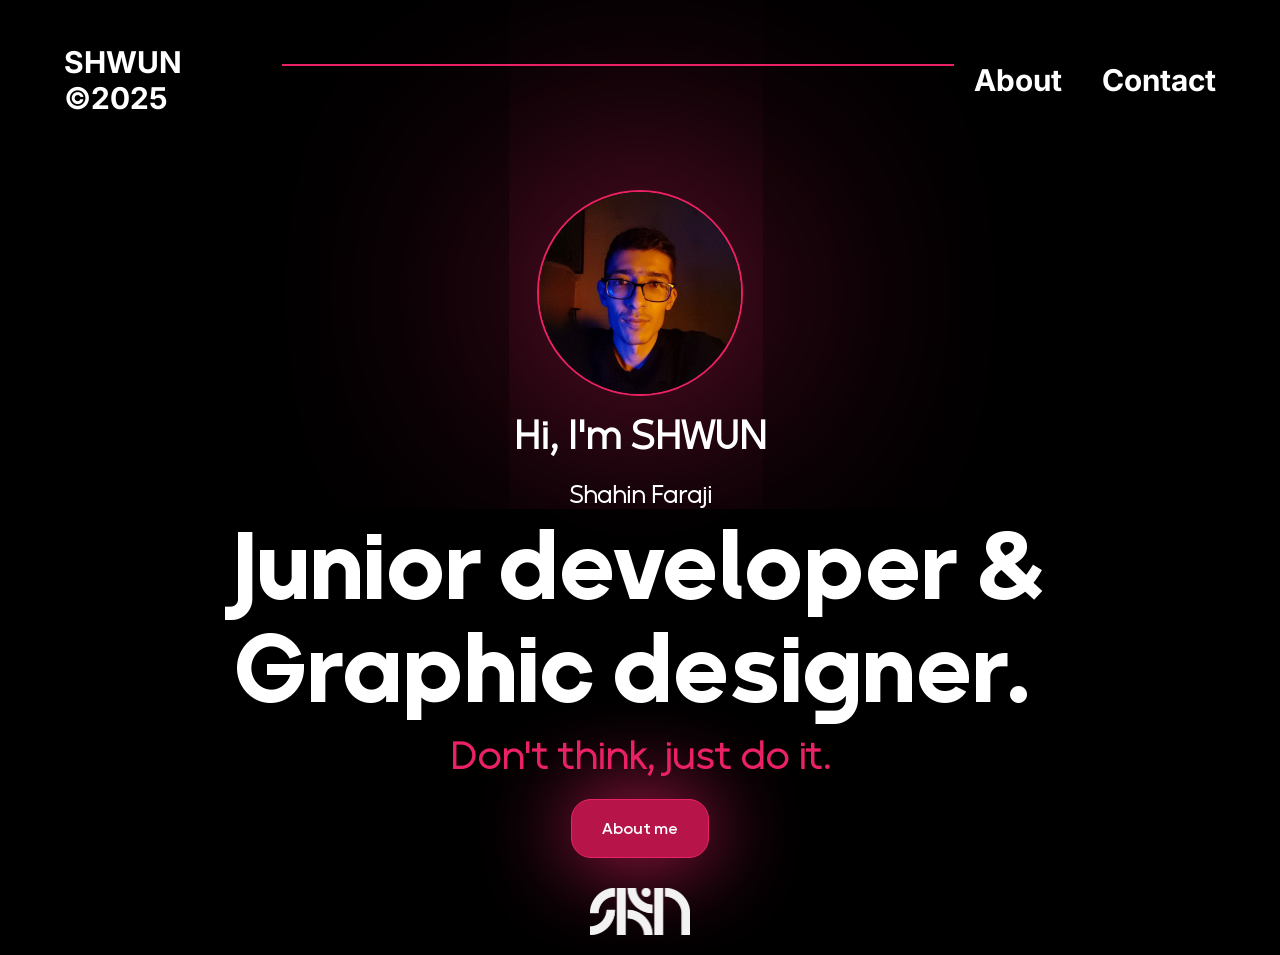
<file: index.html>
<!DOCTYPE html>
<html lang="en">
<link rel="stylesheet" href="style.css">
<link rel="stylesheet" href="styles/view-port.css">
<link rel="icon" href="Image/Logo/Red_Old.png">

<head>
    <meta charset="UTF-8">
    <meta name="viewport" content="width=device-width, initial-scale=1.0">
    <title>SHWUN</title>
</head>

<body>
    <div id="mobile-display">
        <li onclick="menu_list()"><img src="Image/Icons/back-arrow.png" width="50" alt=""></li>
        <li><a href="about.html">About</a></li>
        <li><a href="">Contact</a></li>
    </div>
    <header>
        <div class="Nav_bar">
            <nav>
                <ul>
                    <li><a href="index.html" id="Home">SHWUN ©2025</a></li>
                    <hr>
                    <li id="menu"><a href="about.html">About</a></li>
                    <li id="menu"><a href="">Contact</a></li>
                    <li id="menu-buttom" onclick="menu_list()"><img src="Image/Icons/menu.png" width="20" alt=""></li>
                </ul>
            </nav>
        </div>
    </header>
    <section>
        <div class="Intro">
            <img src="Image/Profile/face.jpg" width="202" alt="" srcset="">
            <h4>Hi, I'm SHWUN</h4>
            <h2>Shahin Faraji</h2>
            <h1>Junior developer &<br>Graphic designer.</h1>
            <h3>Don't think, just do it.</h3>
            <a href="about.html">About me</a>
        </div>
        <div class="Logo">
            <img src="Image/Logo/BWT_Old_Logo.png" width="100" alt="">
        </div>
    </section>
    <script src="script/menu-mobile-display.js"></script>
</body>

</html>
</file>
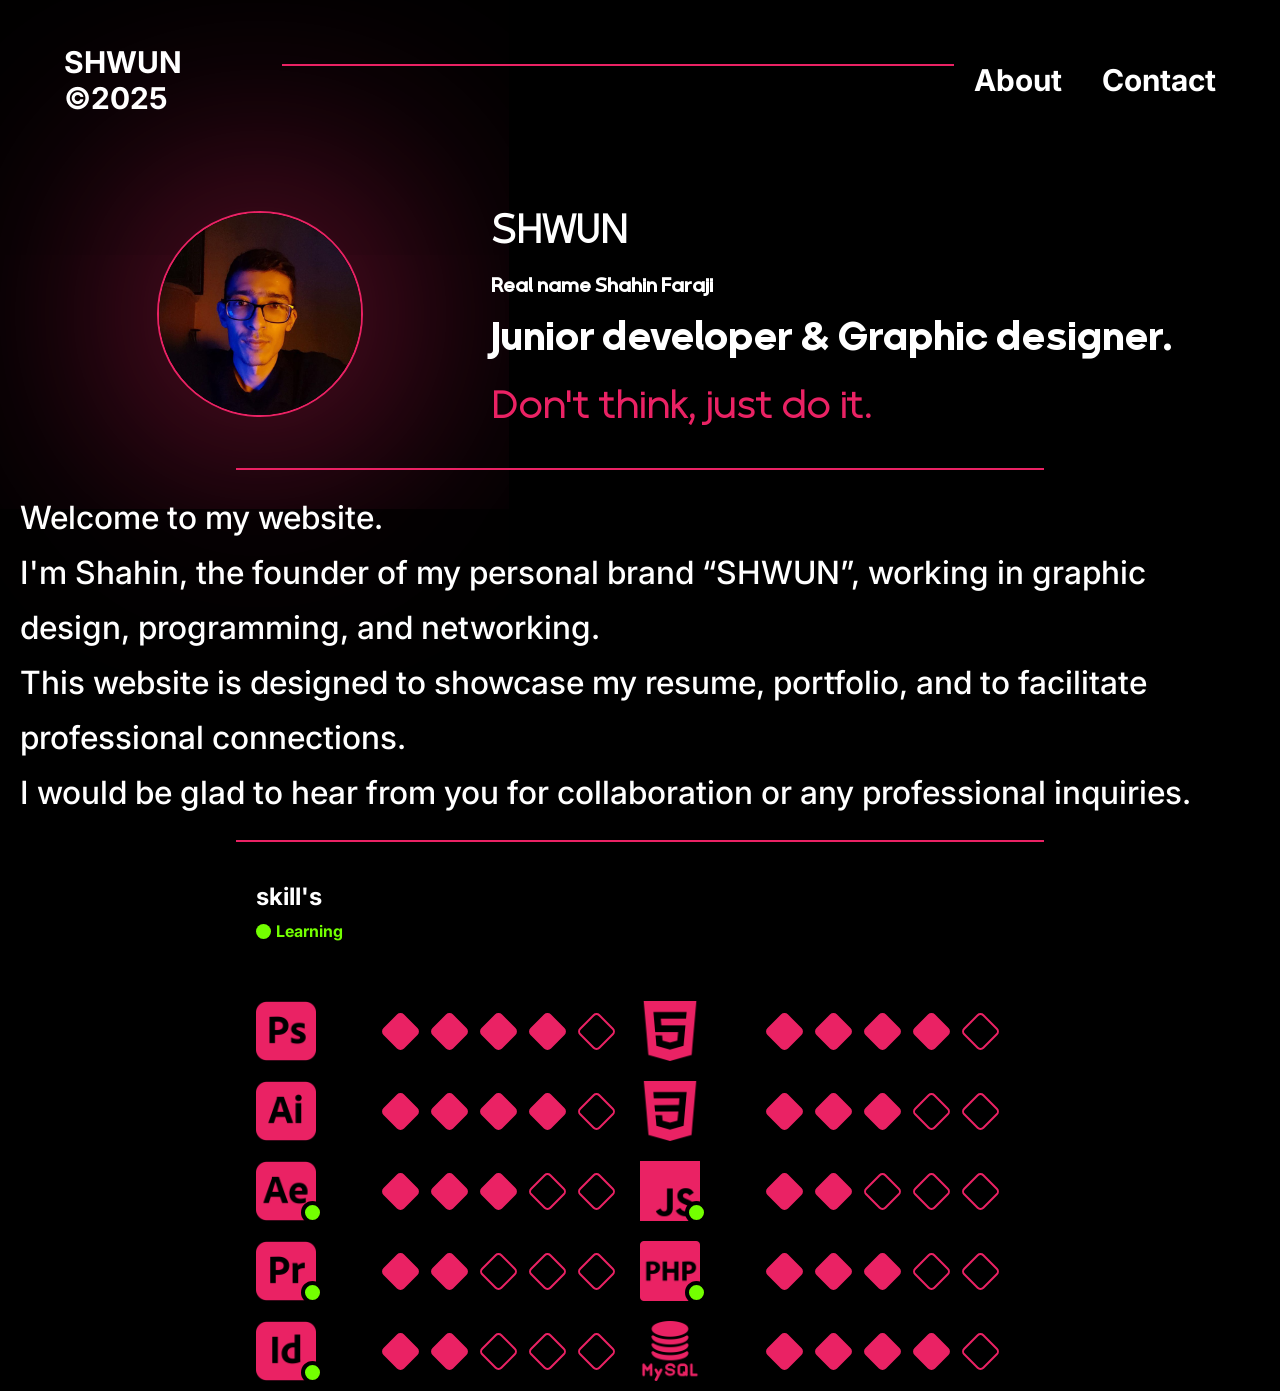
<file: about.html>
<!DOCTYPE html>
<html lang="en">
<link rel="stylesheet" href="style.css">
<link rel="stylesheet" href="styles/view-port.css">
<link rel="icon" href="Image/Logo/Red_Old.png">

<head>
    <meta charset="UTF-8">
    <meta name="viewport" content="width=device-width, initial-scale=1.0">
    <title>SHWUN | About</title>
</head>

<body>
    <div id="mobile-display">
        <li onclick="menu_list()"><img src="Image/Icons/back-arrow.png" width="50" alt=""></li>
        <li><a href="about.html">About</a></li>
        <li><a href="">Contact</a></li>
    </div>
    <header>
        <div class="Nav_bar">
            <nav>
                <ul>
                    <li><a href="index.html" id="Home">SHWUN ©2025</a></li>
                    <hr>
                    <li id="menu"><a href="">About</a></li>
                    <li id="menu"><a href="">Contact</a></li>
                    <li id="menu-buttom" onclick="menu_list()"><img src="Image/Icons/menu.png" width="20" alt=""></li>
                </ul>
            </nav>
        </div>
    </header>
    <section class="Ab">
        <div class="Intro2">
            <img src="Image/Profile/face.jpg" width="202" alt="" srcset="">
            <div>
                <h4>SHWUN</h4>
                <h5>Real name Shahin Faraji</h5>
                <h1>Junior developer & Graphic designer.</h1>
                <h3>Don't think, just do it.</h3>
            </div>
        </div>
        <hr>
        <div class="paragraph">
            <p>Welcome to my website. <br>
                I'm Shahin, the founder of my personal brand “SHWUN”, working in graphic design, programming, and
                networking. <br>
                This website is designed to showcase my resume, portfolio, and to facilitate professional connections.
                <br>
                I would be glad to hear from you for collaboration or any professional inquiries.
            </p>
        </div>
        <hr>
        <div class="skills">
            <div id="title">
                <h1>skill's</h1>
                <span id="Learn2"></span>
                <h4>Learning</h4>
            </div>
            <nav>
                <ul>
                    <li><a href=""><img src="Image/Icons/photoshop.png" alt="">
                            <div id="s1">
                                <span id="Box"></span>
                                <span id="Box"></span>
                                <span id="Box"></span>
                                <span id="Box"></span>
                                <span id="Box2"></span>
                            </div>
                        </a></li>
                    <li><a href=""><img src="Image/Icons/illustrator.png" alt="">
                            <div id="s2">
                                <span id="Box"></span>
                                <span id="Box"></span>
                                <span id="Box"></span>
                                <span id="Box"></span>
                                <span id="Box2"></span>
                            </div>
                        </a></li>
                    <li><a href=""><img src="Image/Icons/after-effects.png" alt=""><span id="learn"></span>
                            <div id="s3">
                                <span id="Box"></span>
                                <span id="Box"></span>
                                <span id="Box"></span>
                                <span id="Box2"></span>
                                <span id="Box2"></span>
                            </div>
                        </a></li>
                    <li><a href=""><img src="Image/Icons/premiere-pro.png" alt=""><span id="learn"></span>
                            <div id="s4">
                                <span id="Box"></span>
                                <span id="Box"></span>
                                <span id="Box2"></span>
                                <span id="Box2"></span>
                                <span id="Box2"></span>
                            </div>
                        </a></li>
                    <li><a href=""><img src="Image/Icons/indesign.png" alt=""><span id="learn"></span>
                            <div id="s5">
                                <span id="Box"></span>
                                <span id="Box"></span>
                                <span id="Box2"></span>
                                <span id="Box2"></span>
                                <span id="Box2"></span>
                            </div>
                        </a></li>
                </ul>
                <hr id="res">
                <ul>
                    <li><a href=""><img src="Image/Icons/html-5-logo.png" alt="">
                            <div id="s6">
                                <span id="Box"></span>
                                <span id="Box"></span>
                                <span id="Box"></span>
                                <span id="Box"></span>
                                <span id="Box2"></span>
                            </div>
                        </a></li>
                    <li><a href=""><img src="Image/Icons/css-3.png" alt="">
                            <div id="s7">
                                <span id="Box"></span>
                                <span id="Box"></span>
                                <span id="Box"></span>
                                <span id="Box2"></span>
                                <span id="Box2"></span>
                            </div>
                        </a></li>
                    <li><a href=""><img src="Image/Icons/js.png" alt=""><span id="learn"></span>
                            <div id="s8">
                                <span id="Box"></span>
                                <span id="Box"></span>
                                <span id="Box2"></span>
                                <span id="Box2"></span>
                                <span id="Box2"></span>
                            </div>
                        </a></li>
                    <li><a href=""><img src="Image/Icons/php-programming-language.png" alt=""><span id="learn"></span>
                            <div id="s9">
                                <span id="Box"></span>
                                <span id="Box"></span>
                                <span id="Box"></span>
                                <span id="Box2"></span>
                                <span id="Box2"></span>
                            </div>
                        </a></li>
                    <li><a href=""><img src="Image/Icons/mysql.png" alt="">
                            <div id="s10">
                                <span id="Box"></span>
                                <span id="Box"></span>
                                <span id="Box"></span>
                                <span id="Box"></span>
                                <span id="Box2"></span>
                            </div>
                        </a></li>
                </ul>
            </nav>
            <script>
                // let s;
                // var develope = [htm = 4, cs = 3, js = 3, php = 3, msql = 4];
                // var graphic = [pho = 4, ai = 4, ae = 3, pr = 3, ind = 2];
                // // alert("here")
                // function boxSkills(select, idNum) {
                //     if (select >= 1) {
                //         console.log("here!");
                //         develope[idNum];
                //         console.log(develope[idNum]);
                //         for (var i = 1; i <= 5; i++) {
                //             var j = 5;
                //             if (develope[idNum] >= i && select == 1) {
                //                 s = document.getElementById("s" + i);
                //                 s.innerHTML += '<div id="Box"></div>';
                //                 console.log("here!");
                //             }
                //         }
                //     }
                // }

            </script>
        </div>
    </section>
</body>

</html>
</file>
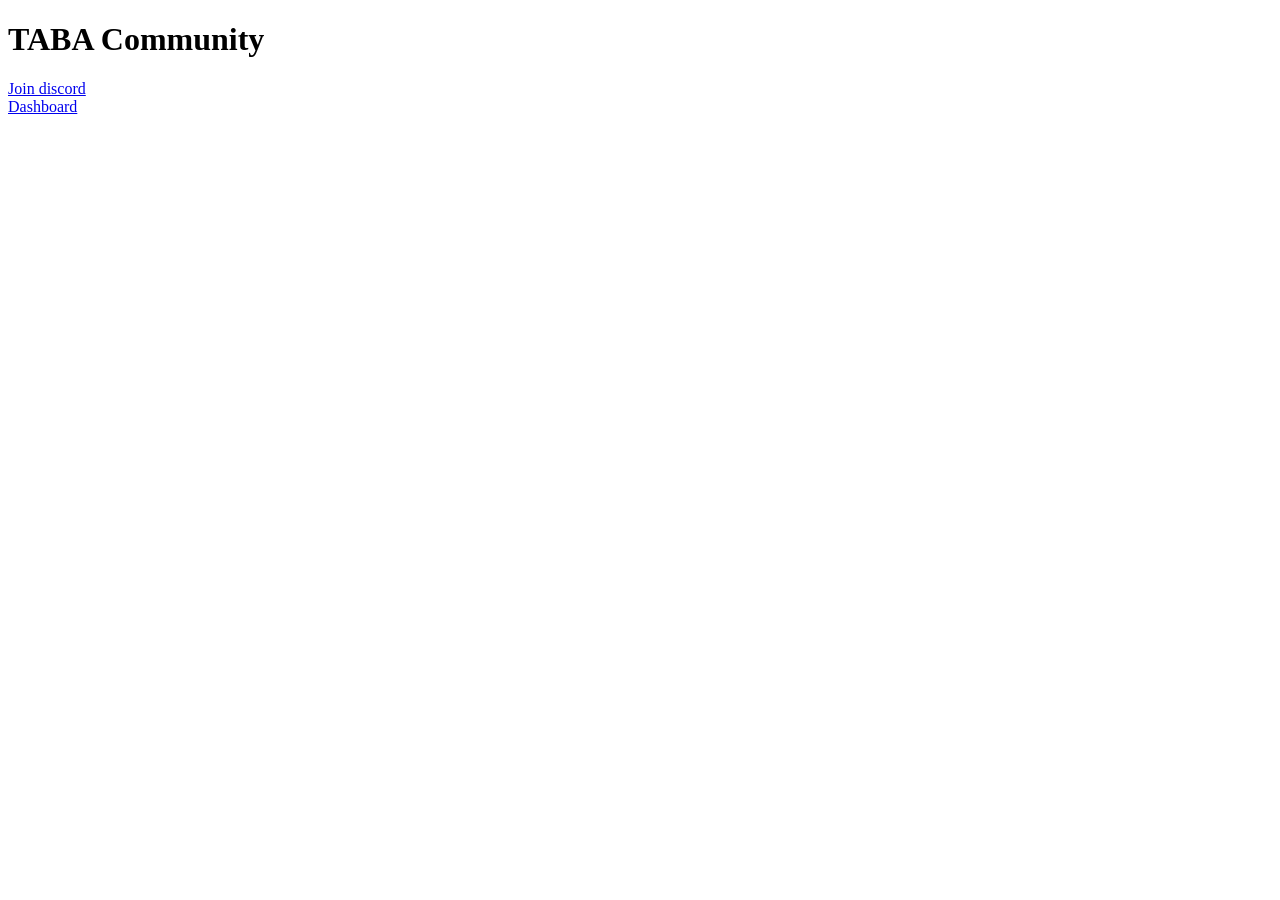
<file: taba/main.html>
<!DOCTYPE html>
<html lang="en">
<head>
    <meta charset="UTF-8">
    <meta name="viewport" content="width=device-width, initial-scale=1.0">
    <title>TABA|تابا</title>
</head>
<body>
    <div id="welcome">
        <h1>TABA Community</h1>
    </div>
    <div id="Link_Community">
        <a href="#">Join discord</a>
        <div id="Line"></div>
        <a href="#">Dashboard</a>
    </div>
</body>
</html>
</file>
<file: style.css>
* {
    margin: 0;
    padding: 0;
    border: 0;
}

::-moz-selection {
    background: #EA2264;
}

::selection {
    background: #EA2264;
}

@font-face {
    font-family: "inter-medium";
    src: url("Fonts/Inter_18pt-Medium.ttf");
}

@font-face {
    font-family: "inter-light";
    src: url("Fonts/Inter_18pt-Light.ttf");
}

@font-face {
    font-family: "inter-extra-light";
    src: url("Fonts/Inter_18pt-ExtraLight.ttf");
}

@font-face {
    font-family: "inter-bold";
    src: url("Fonts/Inter_18pt-Bold.ttf");
}

@font-face {
    font-family: "inter-extra-bold";
    src: url("Fonts/Inter_18pt-ExtraBold.ttf");
}

@font-face {
    font-family: "inter-Black";
    src: url("Fonts/Inter_18pt-Black.ttf");
}

@font-face {
    font-family: "kalame-extra-light";
    src: url("Fonts/Kalameh-ExtraLight.ttf");
}

@font-face {
    font-family: "kalame-light";
    src: url("Fonts/Kalameh-Light.ttf");
}

@font-face {
    font-family: "kalame-medium";
    src: url("Fonts/Kalameh-Medium.ttf");
}

@font-face {
    font-family: "kalame-bold";
    src: url("Fonts/Kalameh-Bold.ttf");
}

@font-face {
    font-family: "kalame-black";
    src: url("Fonts/Kalameh-Black.ttf");
}

body {
    background: #000;
    font-family: "inter-bold";
}

.Nav_bar {
    width: auto;
    padding: 44px;
    z-index: 5;
}

.Nav_bar nav {
    position: relative;
}

.Nav_bar ul {
    list-style: none;
    display: flex;
}

.Nav_bar li {
    margin: auto 20px;
}

.Nav_bar a {
    color: #fff;
    text-decoration: none;
    font-size: 30px;
}

.Nav_bar a:hover {
    text-decoration: underline #EA2264;
}


.Nav_bar hr {
    width: 65%;
    height: 0;
    margin: 20px auto;
    border: 1px solid #EA2264;
}

#mobile-display {
    width: 100%;
    height: 100%;
    position: fixed;
    display: none;
    padding-top: 200px;
    z-index: 1;
    background: rgba(0, 0, 0, 0.9);
    transition: all 0.5s;
}

#menu-buttom {
    display: none;
}

.Intro {
    margin: 30px auto;
    display: grid;
    place-items: center;
}

.Intro img {
    border-radius: 50%;
    background: #EA2264;
    border: 2px solid #EA2264;
    box-shadow: 0 0 50vh #EA2264;
}

.Intro h4 {
    color: #fff;
    font-size: 40px;
    font-family: "kalame-light";
    margin: 5px auto;
}

.Intro h1 {
    color: #fff;
    font-size: 95px;
    line-height: 103px;
    font-family: "kalame-bold";
}

.Intro h2 {
    color: #fff;
    font-family: "kalame-extra-light";
}

.Intro h3 {
    color: #EA2264;
    font-size: 40px;
    font-family: "kalame-extra-light";
}

.Intro h3::selection {
    background: #fff;
}

.Intro a {
    margin-top: 10px;
    padding: 15px 30px;
    background: #B7144A;
    border: 1px solid #EA2264;
    color: #fff;
    font-family: "kalame-medium";
    border-radius: 20px;
    text-decoration: none;
    box-shadow: 0 0 10vh #EA2264;
}

.Logo img {
    display: grid;
    place-items: center;
    margin: 20px auto;
}

.Intro2 {
    max-width: 127vh;
    margin: 30px auto;
    display: grid;
    place-items: center;
    grid-template-columns: auto auto;
}

.Intro2 img {
    border-radius: 50%;
    background: #EA2264;
    border: 2px solid #EA2264;
    box-shadow: 0 0 50vh #EA2264;
    margin: auto 50px;
}

.Intro2 h4 {
    color: #fff;
    font-size: 40px;
    font-family: "kalame-light";
    margin: 5px auto;
}

.Intro2 h1 {
    color: #fff;
    font-size: 40px;
    /*line-height: 103px;*/
    font-family: "kalame-bold";
}

.Intro2 h3 {
    color: #EA2264;
    font-size: 40px;
    font-family: "kalame-extra-light";
}

.Intro2 h3::selection {
    background: #fff;
}

.Intro2 h5 {
    color: #fff;
    font-family: "kalame-medium";
    font-size: 20px;
}

.Intro2 a {
    margin-top: 10px;
    padding: 15px 30px;
    background: #B7144A;
    border: 1px solid #EA2264;
    color: #fff;
    font-family: "kalame-medium";
    border-radius: 20px;
    text-decoration: none;
    box-shadow: 0 0 10vh #EA2264;
}

.Ab hr {
    width: 63%;
    height: 0;
    margin: 20px auto;
    border: 1px solid #EA2264;
}

.paragraph {
    margin: auto;
    max-width: 1240px;
    align-items: center;
}

.paragraph p {
    color: #fff;
    font-size: 32px;
    font-family: "inter-medium";
    line-height: 55px;
}

.skills nav {
    max-width: 60%;
    margin: 10px auto;
    display: grid;
    grid-template-columns: auto auto;
}

.skills h1 {
    color: #fff;
    margin-bottom: 10px;
}

#title {
    width: 60%;
    margin: 40px auto;
}

#title h4 {
    color: #73ff00;
    margin-left: 20px;
}

#Learn2 {
    width: 15px;
    height: 15px;
    background: #73ff00;
    border-radius: 50%;
    margin-top: 3px;
    position: absolute;
}
.skills li {
    margin-top: 20px;
}

.skills nav a {
    display: grid;
    grid-template-columns: 100px 100px;
}

.skills nav img {
    width: 60px;

}

.skills nav ul li div {
    width: 60%;
    height: auto;
    margin: auto;
    display: grid;
    grid-template-columns: auto auto auto auto auto;
}

.skills a:hover {
    box-shadow: 0 0 10vh #EA2264;
}

#res {
    display: none;
}

#learn {
    width: 15px;
    height: 15px;
    background: #73ff00;
    border: 4px solid #000;
    border-radius: 50%;
    position: absolute;
    margin-top: 40px;
    margin-left: 45px;
}

#Box {
    background: #EA2264;
    border: 2px solid #EA2264;
    width: 25px;
    height: 25px;
    border-radius: 5px;
    transform: rotate(45deg);
    margin: auto 10px;
}

#Box2 {
    background: #000;
    border: 2px solid #EA2264;
    width: 25px;
    height: 25px;
    border-radius: 5px;
    transform: rotate(45deg);
    margin: auto 10px;
}
</file>
<file: styles/view-port.css>
@media only screen and (max-width: 700px) {

    .Nav_bar a {
        text-decoration: none;
        font-size: 20px;
        display: block;
    }

    .Intro img {
        width: 150px;
    }

    #menu {
        position: absolute;
        display: none;
        z-index: 1;
    }

    .Intro h1 {
        font-size: 40px;
        line-height: 50px;
        font-family: "kalame-bold";
    }

    .Intro h3 {
        font-size: 25px;
        font-family: "kalame-light";
    }

    .Intro h4 {
        font-size: 30px;
        font-family: "kalame-light";
    }

    #mobile-display {
        width: 100%;
        height: 100%;
        position: fixed;
        display: none;
        padding-top: 200px;
        z-index: 1;
        background: rgba(0, 0, 0, 0.9);
        transition: all 0.5s;
    }

    #mobile-display li {
        width: fit-content;
        margin: 50px auto;
        list-style: none;
    }

    #mobile-display a {
        color: #fff;
        font-size: 40px;
        text-decoration: none;
    }

    #menu-buttom {
        display: block;
        margin: auto 20px auto 40px;
    }

    .Intro2 {
        max-width: 127vh;
        margin: 30px auto;
        display: grid;
        text-align: center;
        place-items: center;
        grid-template-columns: auto;
    }

    .Intro2 h4 {
        font-size: 30px;
    }

    .Intro2 h3 {
        font-size: 25px;
    }

    .Intro2 h1 {
        font-size: 35px;
        line-height: 50px;
    }

    .paragraph p {
        font-size: 16px;
        line-height: 30px;
        margin: 20px;
    }

    #title {
        margin: auto 20px;
    }

    .skills nav {
        margin: 0;
        transform: scale(0.8);
        display: grid;
        grid-template-columns: auto;
    }

    #res {
        display: block;
    }
}
</file>
